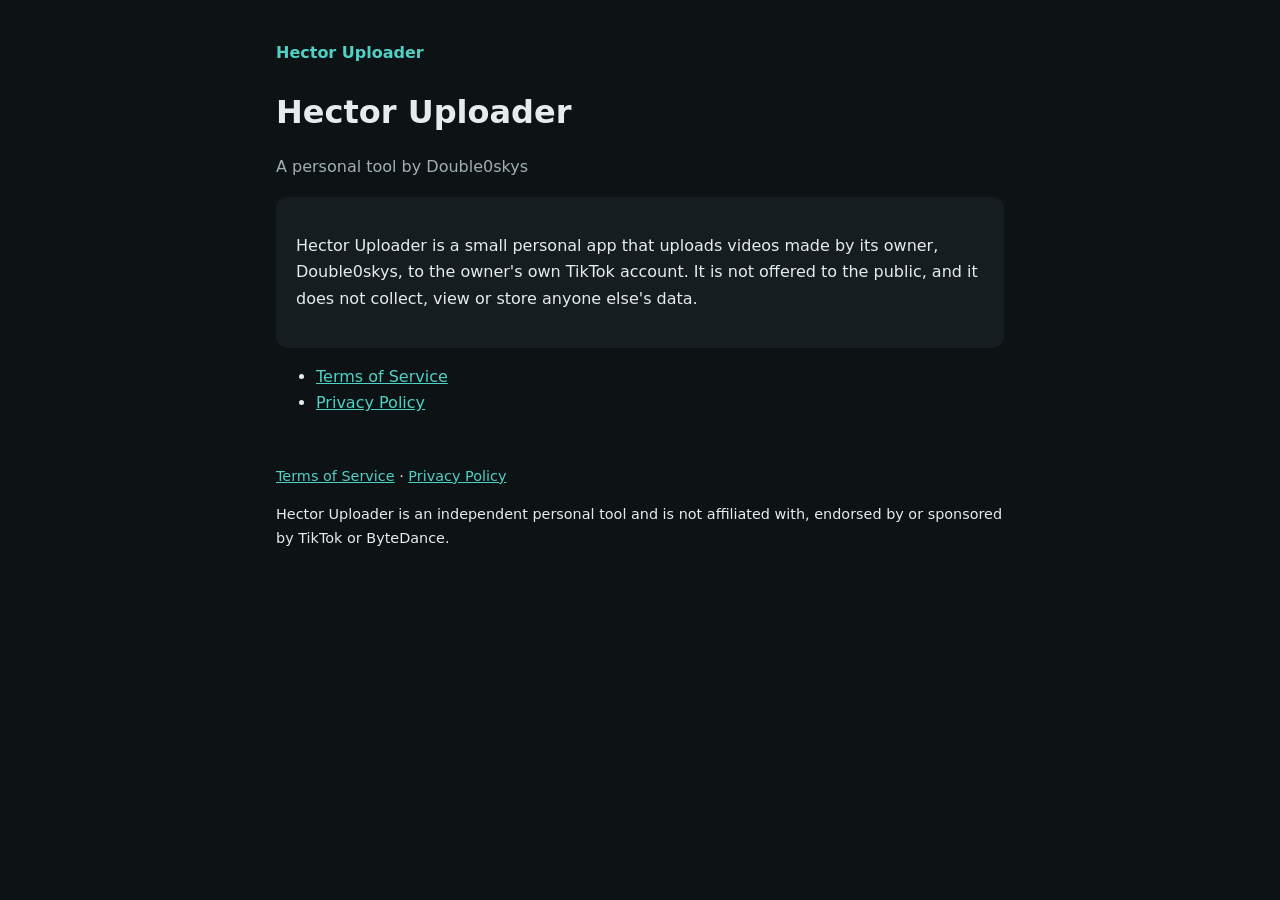
<file: index.html>
<!doctype html>
<html lang="en">
<head>
<meta charset="utf-8">
<meta name="viewport" content="width=device-width, initial-scale=1">
<title>Hector Uploader</title>
<link rel="stylesheet" href="style.css">
</head>
<body>
<main>
<header><a href="">Hector Uploader</a></header>
<h1>Hector Uploader</h1>
<p class="muted">A personal tool by Double0skys</p>
<div class="card">
<p>Hector Uploader is a small personal app that uploads videos made by its owner, Double0skys, to the owner's own TikTok account. It is not offered to the public, and it does not collect, view or store anyone else's data.</p>
</div>
<ul>
<li><a href="terms/">Terms of Service</a></li>
<li><a href="privacy/">Privacy Policy</a></li>
</ul>
<footer>
<p><a href="terms/">Terms of Service</a> · <a href="privacy/">Privacy Policy</a></p>
<p>Hector Uploader is an independent personal tool and is not affiliated with, endorsed by or sponsored by TikTok or ByteDance.</p>
</footer>
</main>
</body>
</html>
</file>
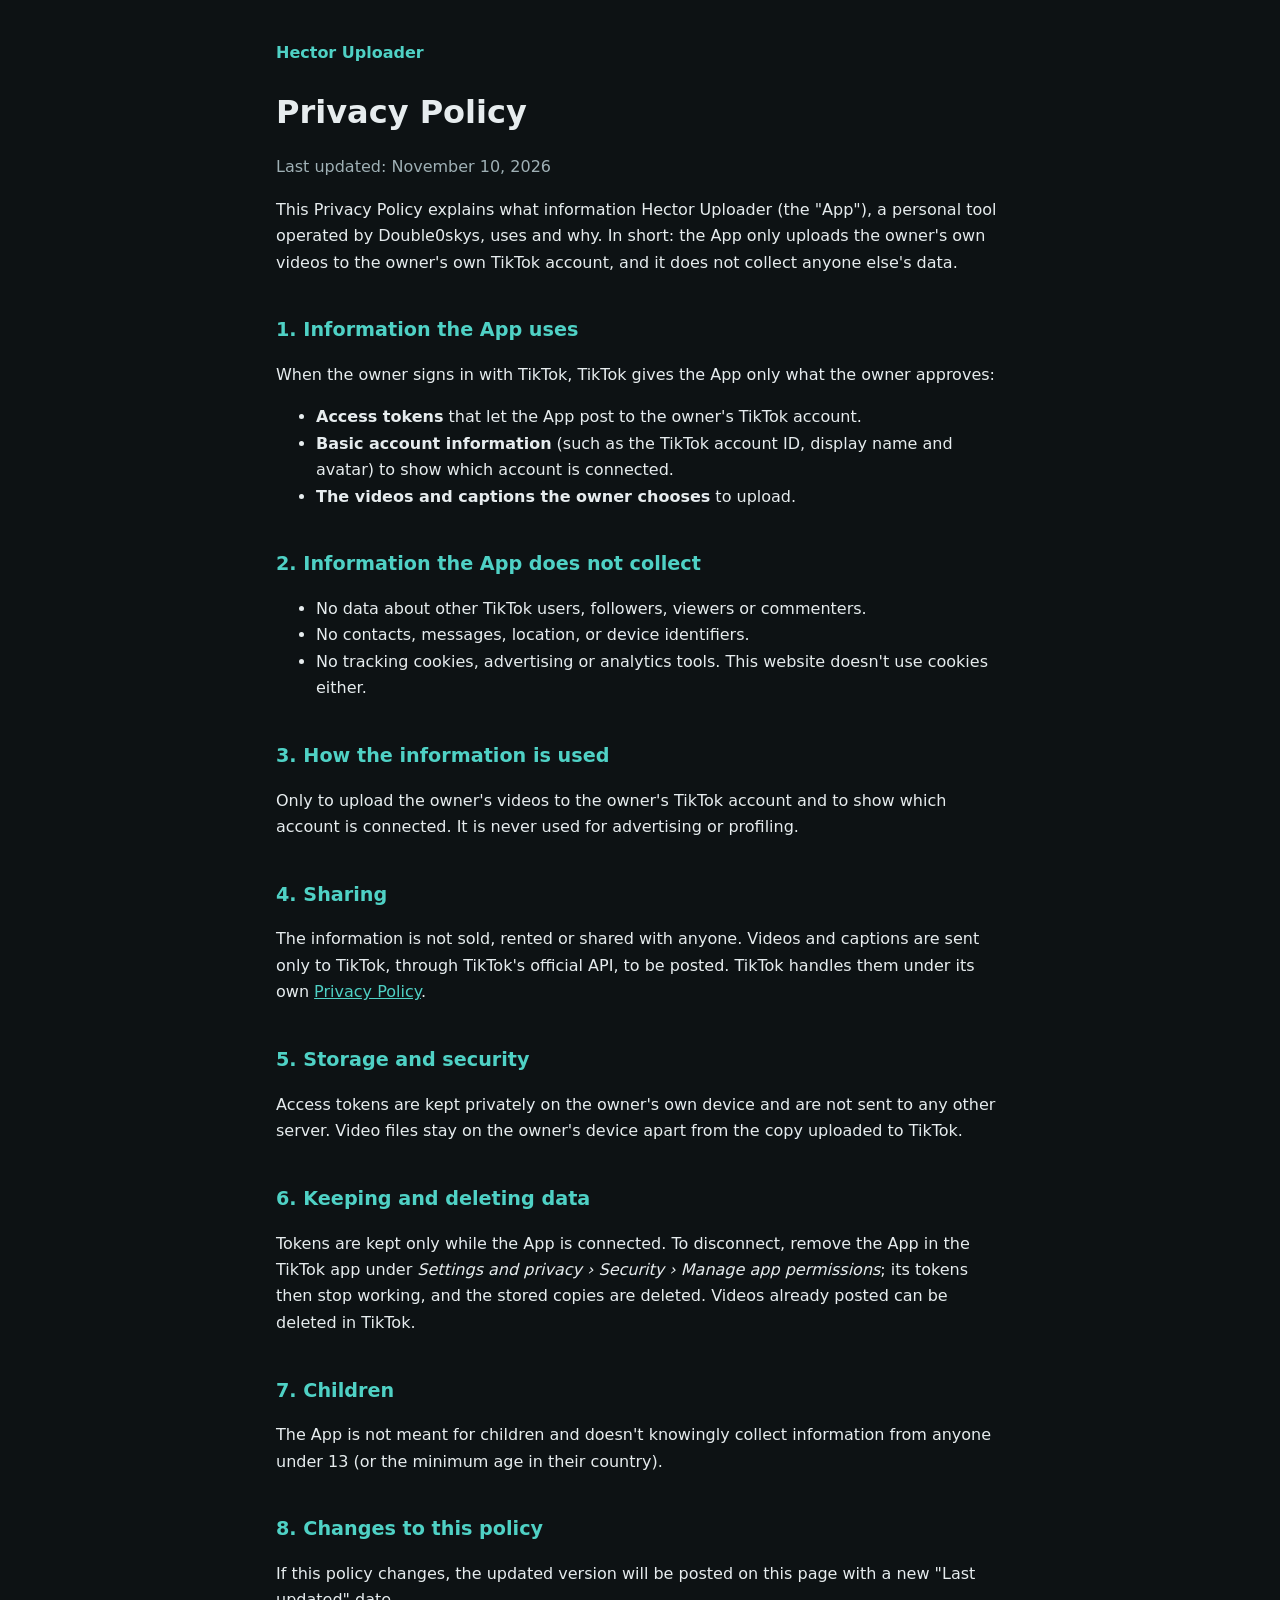
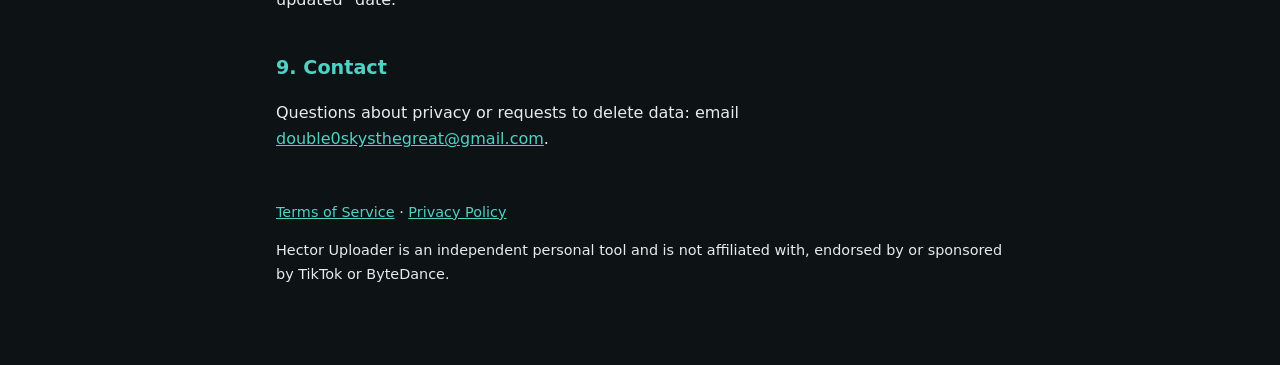
<file: privacy/index.html>
<!doctype html>
<html lang="en">
<head>
<meta charset="utf-8">
<meta name="viewport" content="width=device-width, initial-scale=1">
<title>Privacy Policy · Hector Uploader</title>
<link rel="stylesheet" href="../style.css">
</head>
<body>
<main>
<header><a href="../">Hector Uploader</a></header>
<h1>Privacy Policy</h1>
<p class="muted">Last updated: November 10, 2026</p>

<p>This Privacy Policy explains what information Hector Uploader (the "App"), a personal tool operated by Double0skys, uses and why. In short: the App only uploads the owner's own videos to the owner's own TikTok account, and it does not collect anyone else's data.</p>

<h2>1. Information the App uses</h2>
<p>When the owner signs in with TikTok, TikTok gives the App only what the owner approves:</p>
<ul>
<li><strong>Access tokens</strong> that let the App post to the owner's TikTok account.</li>
<li><strong>Basic account information</strong> (such as the TikTok account ID, display name and avatar) to show which account is connected.</li>
<li><strong>The videos and captions the owner chooses</strong> to upload.</li>
</ul>

<h2>2. Information the App does not collect</h2>
<ul>
<li>No data about other TikTok users, followers, viewers or commenters.</li>
<li>No contacts, messages, location, or device identifiers.</li>
<li>No tracking cookies, advertising or analytics tools. This website doesn't use cookies either.</li>
</ul>

<h2>3. How the information is used</h2>
<p>Only to upload the owner's videos to the owner's TikTok account and to show which account is connected. It is never used for advertising or profiling.</p>

<h2>4. Sharing</h2>
<p>The information is not sold, rented or shared with anyone. Videos and captions are sent only to TikTok, through TikTok's official API, to be posted. TikTok handles them under its own <a href="https://www.tiktok.com/legal/privacy-policy">Privacy Policy</a>.</p>

<h2>5. Storage and security</h2>
<p>Access tokens are kept privately on the owner's own device and are not sent to any other server. Video files stay on the owner's device apart from the copy uploaded to TikTok.</p>

<h2>6. Keeping and deleting data</h2>
<p>Tokens are kept only while the App is connected. To disconnect, remove the App in the TikTok app under <em>Settings and privacy › Security › Manage app permissions</em>; its tokens then stop working, and the stored copies are deleted. Videos already posted can be deleted in TikTok.</p>

<h2>7. Children</h2>
<p>The App is not meant for children and doesn't knowingly collect information from anyone under 13 (or the minimum age in their country).</p>

<h2>8. Changes to this policy</h2>
<p>If this policy changes, the updated version will be posted on this page with a new "Last updated" date.</p>

<h2>9. Contact</h2>
<p>Questions about privacy or requests to delete data: email <a href="mailto:double0skysthegreat@gmail.com">double0skysthegreat@gmail.com</a>.</p>
<footer>
<p><a href="../terms/">Terms of Service</a> · <a href="../privacy/">Privacy Policy</a></p>
<p>Hector Uploader is an independent personal tool and is not affiliated with, endorsed by or sponsored by TikTok or ByteDance.</p>
</footer>
</main>
</body>
</html>
</file>
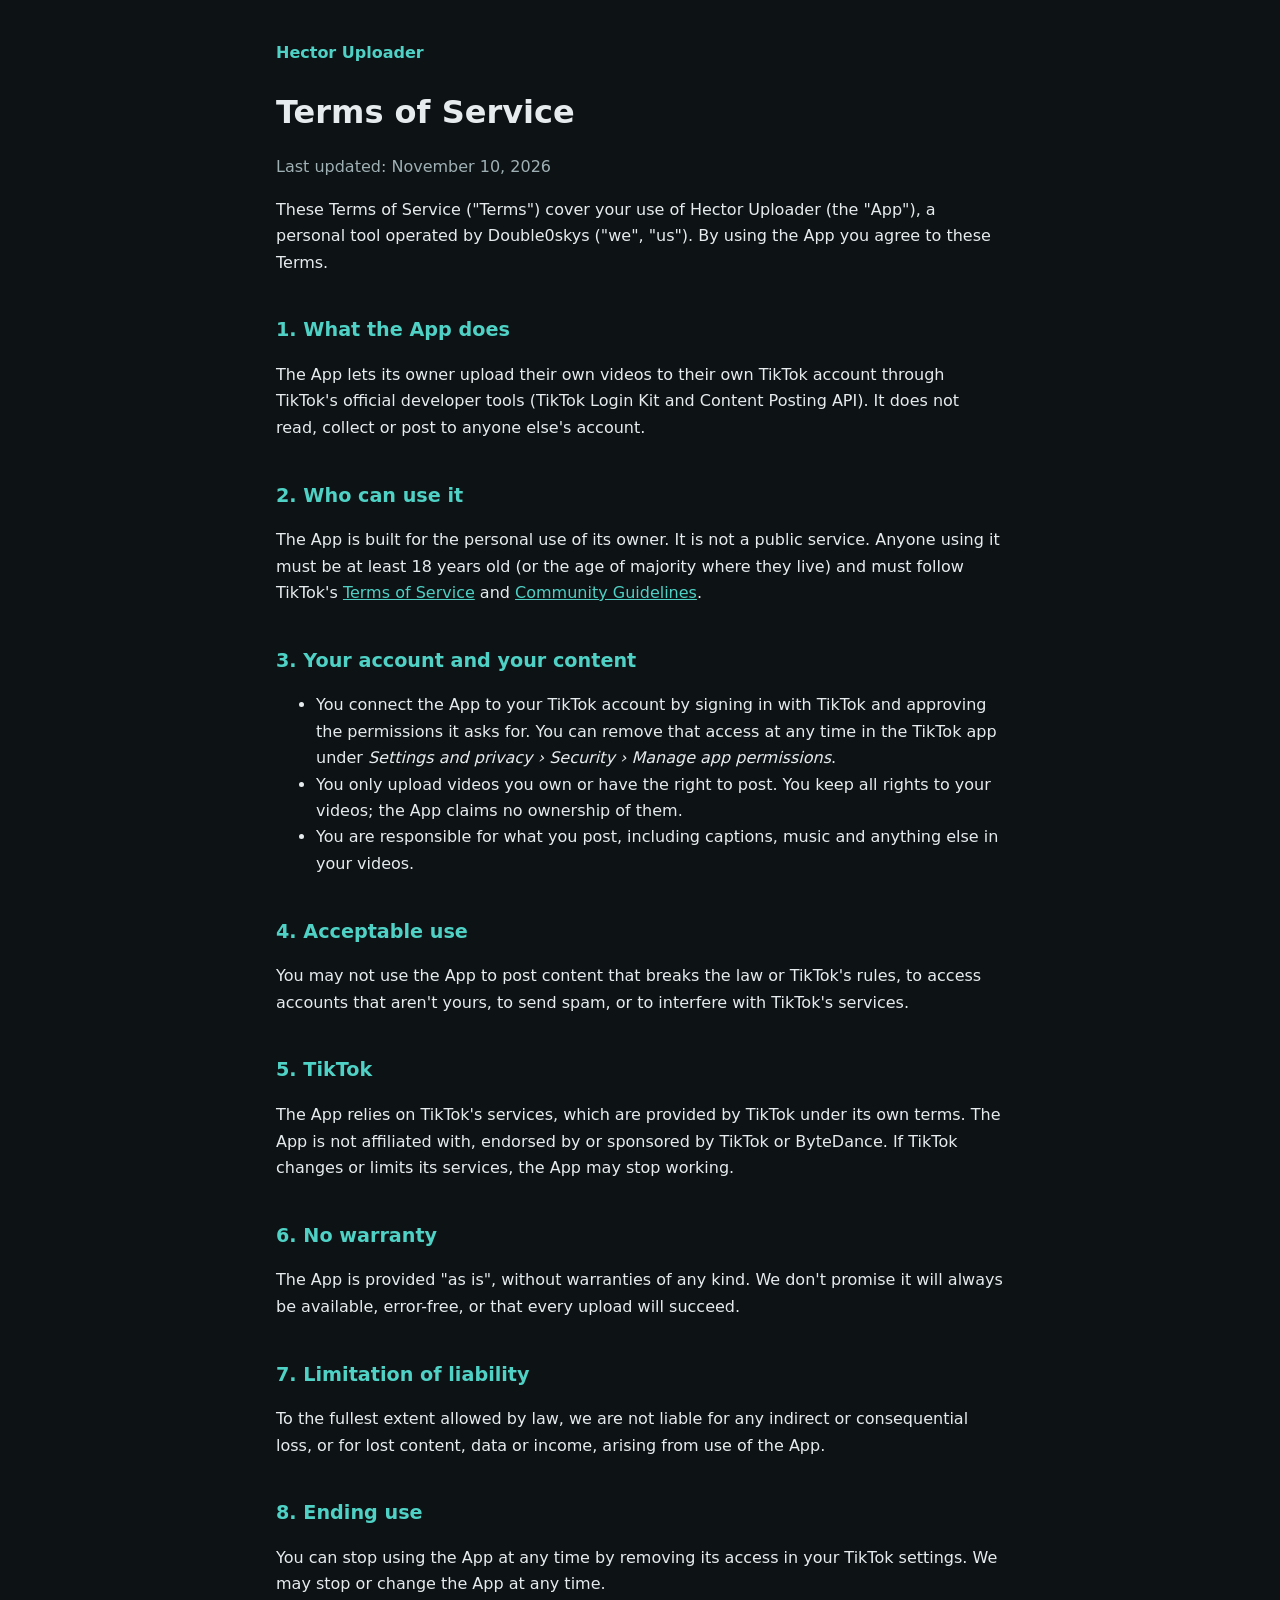
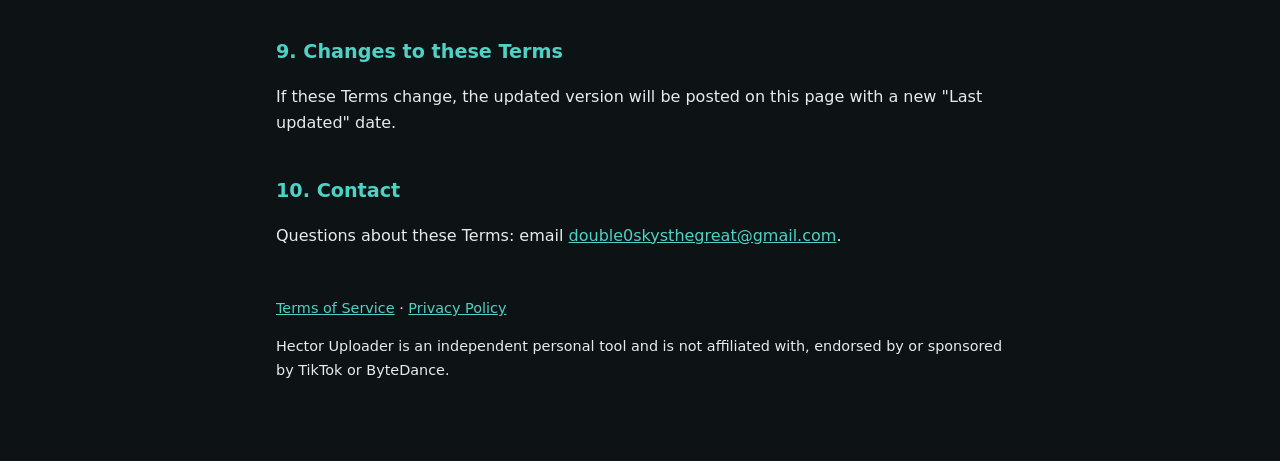
<file: terms/index.html>
<!doctype html>
<html lang="en">
<head>
<meta charset="utf-8">
<meta name="viewport" content="width=device-width, initial-scale=1">
<title>Terms of Service · Hector Uploader</title>
<link rel="stylesheet" href="../style.css">
</head>
<body>
<main>
<header><a href="../">Hector Uploader</a></header>
<h1>Terms of Service</h1>
<p class="muted">Last updated: November 10, 2026</p>

<p>These Terms of Service ("Terms") cover your use of Hector Uploader (the "App"), a personal tool operated by Double0skys ("we", "us"). By using the App you agree to these Terms.</p>

<h2>1. What the App does</h2>
<p>The App lets its owner upload their own videos to their own TikTok account through TikTok's official developer tools (TikTok Login Kit and Content Posting API). It does not read, collect or post to anyone else's account.</p>

<h2>2. Who can use it</h2>
<p>The App is built for the personal use of its owner. It is not a public service. Anyone using it must be at least 18 years old (or the age of majority where they live) and must follow TikTok's <a href="https://www.tiktok.com/legal/terms-of-service">Terms of Service</a> and <a href="https://www.tiktok.com/community-guidelines">Community Guidelines</a>.</p>

<h2>3. Your account and your content</h2>
<ul>
<li>You connect the App to your TikTok account by signing in with TikTok and approving the permissions it asks for. You can remove that access at any time in the TikTok app under <em>Settings and privacy › Security › Manage app permissions</em>.</li>
<li>You only upload videos you own or have the right to post. You keep all rights to your videos; the App claims no ownership of them.</li>
<li>You are responsible for what you post, including captions, music and anything else in your videos.</li>
</ul>

<h2>4. Acceptable use</h2>
<p>You may not use the App to post content that breaks the law or TikTok's rules, to access accounts that aren't yours, to send spam, or to interfere with TikTok's services.</p>

<h2>5. TikTok</h2>
<p>The App relies on TikTok's services, which are provided by TikTok under its own terms. The App is not affiliated with, endorsed by or sponsored by TikTok or ByteDance. If TikTok changes or limits its services, the App may stop working.</p>

<h2>6. No warranty</h2>
<p>The App is provided "as is", without warranties of any kind. We don't promise it will always be available, error-free, or that every upload will succeed.</p>

<h2>7. Limitation of liability</h2>
<p>To the fullest extent allowed by law, we are not liable for any indirect or consequential loss, or for lost content, data or income, arising from use of the App.</p>

<h2>8. Ending use</h2>
<p>You can stop using the App at any time by removing its access in your TikTok settings. We may stop or change the App at any time.</p>

<h2>9. Changes to these Terms</h2>
<p>If these Terms change, the updated version will be posted on this page with a new "Last updated" date.</p>

<h2>10. Contact</h2>
<p>Questions about these Terms: email <a href="mailto:double0skysthegreat@gmail.com">double0skysthegreat@gmail.com</a>.</p>
<footer>
<p><a href="../terms/">Terms of Service</a> · <a href="../privacy/">Privacy Policy</a></p>
<p>Hector Uploader is an independent personal tool and is not affiliated with, endorsed by or sponsored by TikTok or ByteDance.</p>
</footer>
</main>
</body>
</html>
</file>
<file: style.css>
:root{--bg:#0d1214;--card:#151d20;--text:#e6ecee;--muted:#9fb0b5;--accent:#4fd1c5}
*{box-sizing:border-box}
body{margin:0;background:var(--bg);color:var(--text);font:16px/1.65 system-ui,-apple-system,"Segoe UI",Roboto,sans-serif}
main{max-width:760px;margin:0 auto;padding:40px 16px 64px}
header a{color:var(--accent);text-decoration:none;font-weight:600}
h1{font-size:2rem;margin:.6em 0 .2em}
h2{font-size:1.2rem;margin-top:2em;color:var(--accent)}
p,li{color:var(--text)}
.muted{color:var(--muted)}
a{color:var(--accent)}
.card{background:var(--card);border-radius:12px;padding:20px;margin:16px 0}
footer{margin-top:48px;color:var(--muted);font-size:.9rem}
</file>
